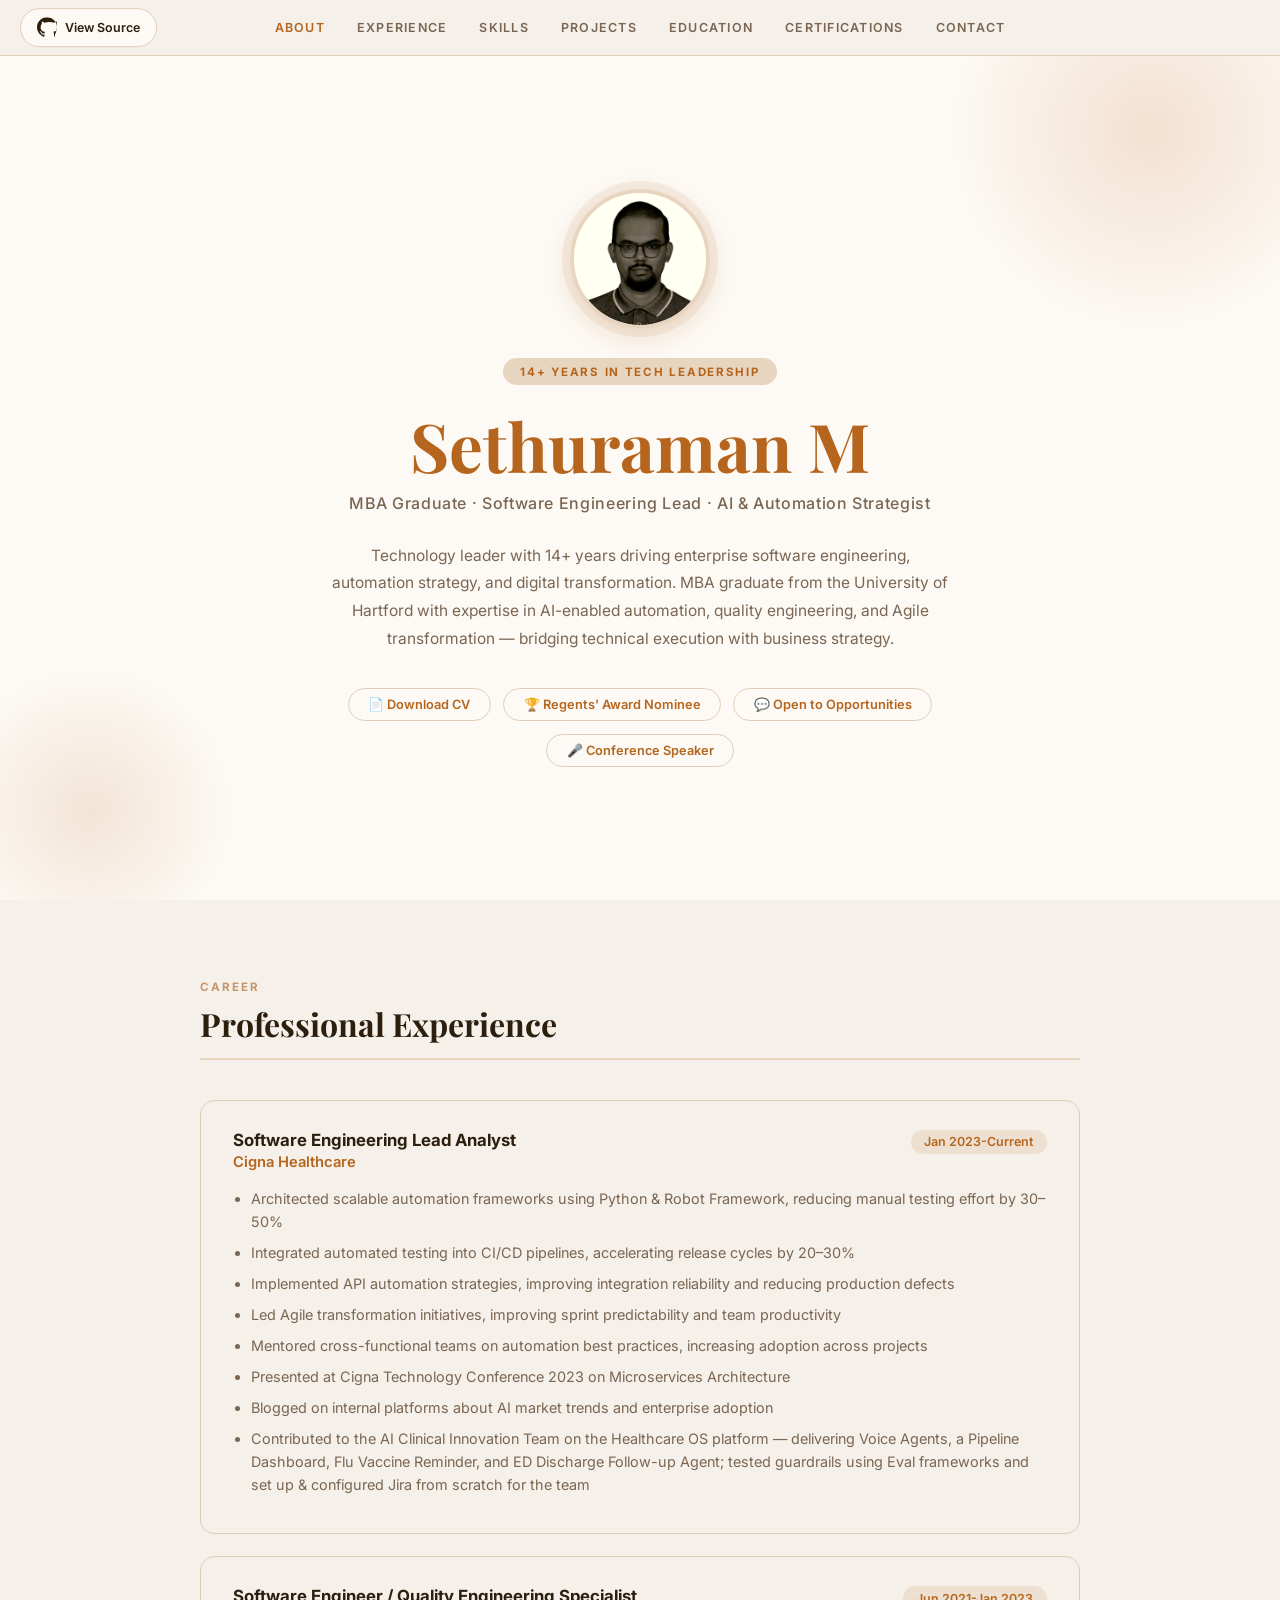
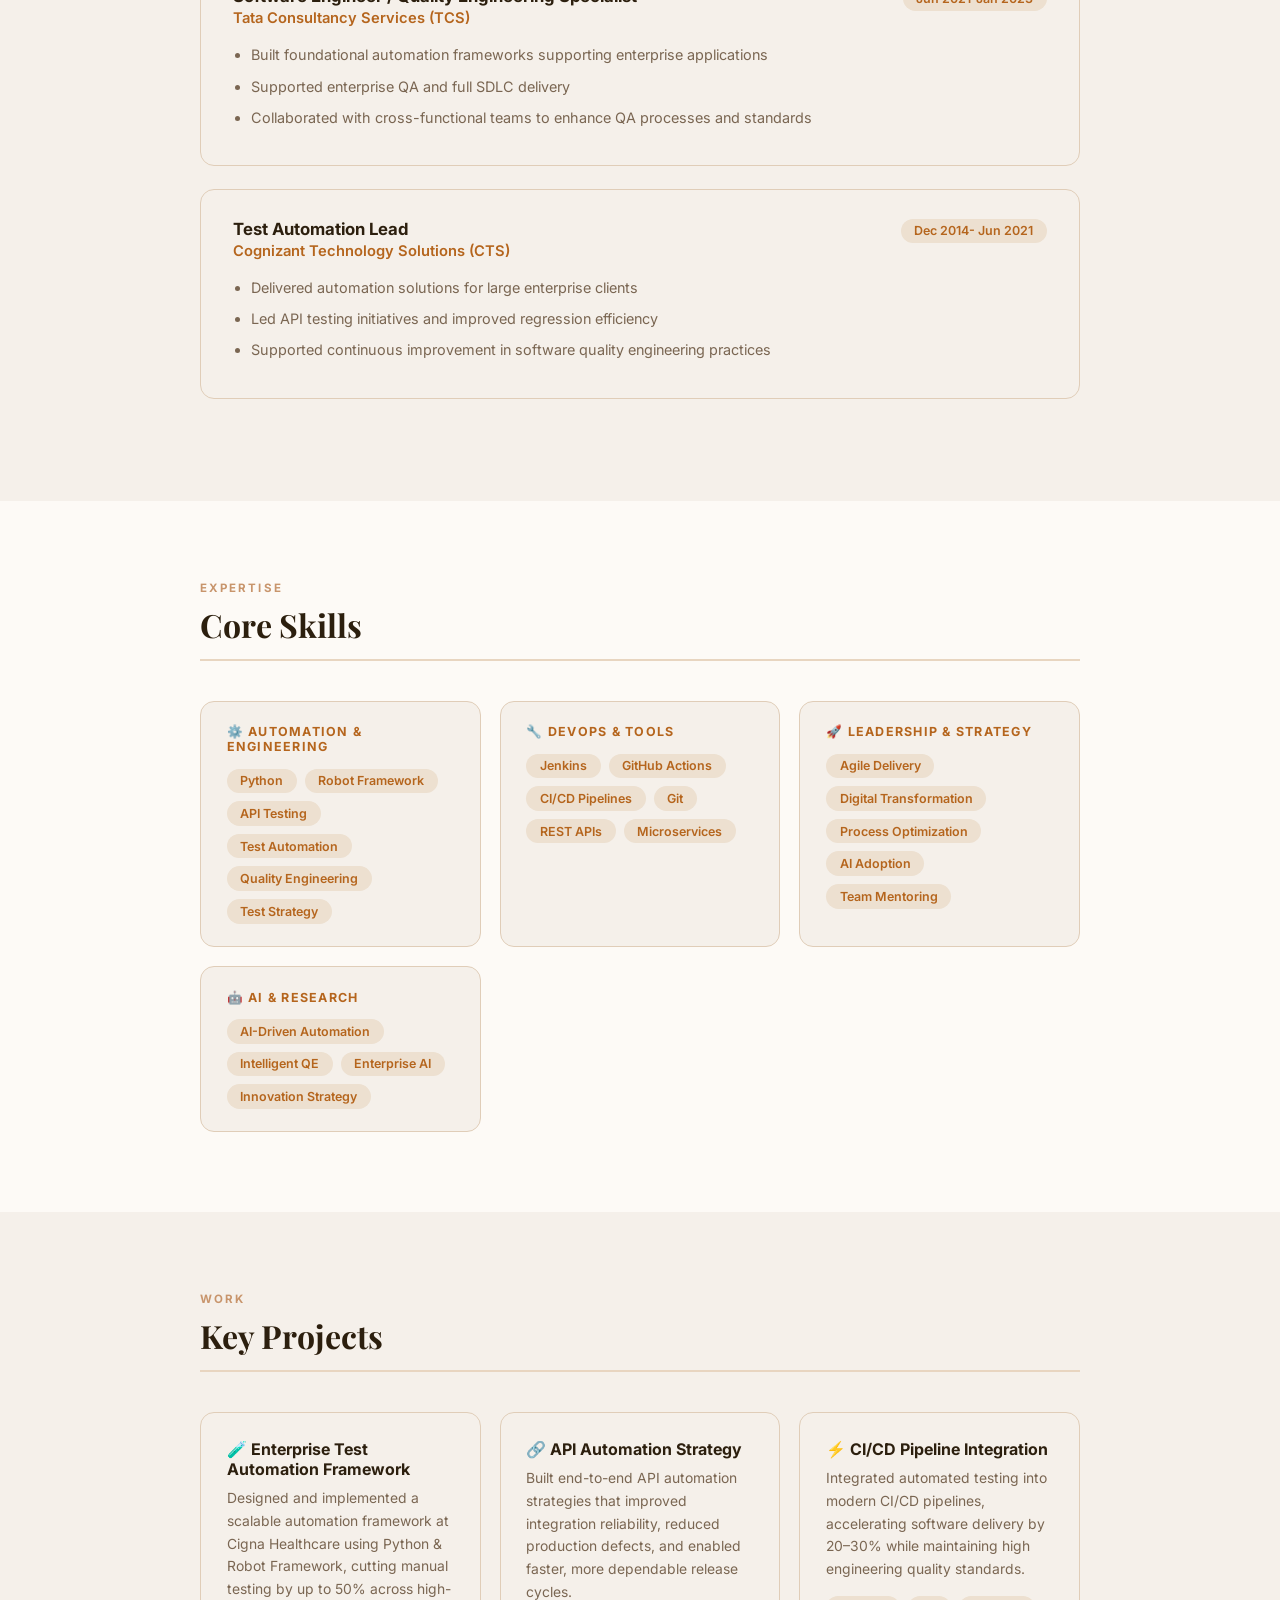
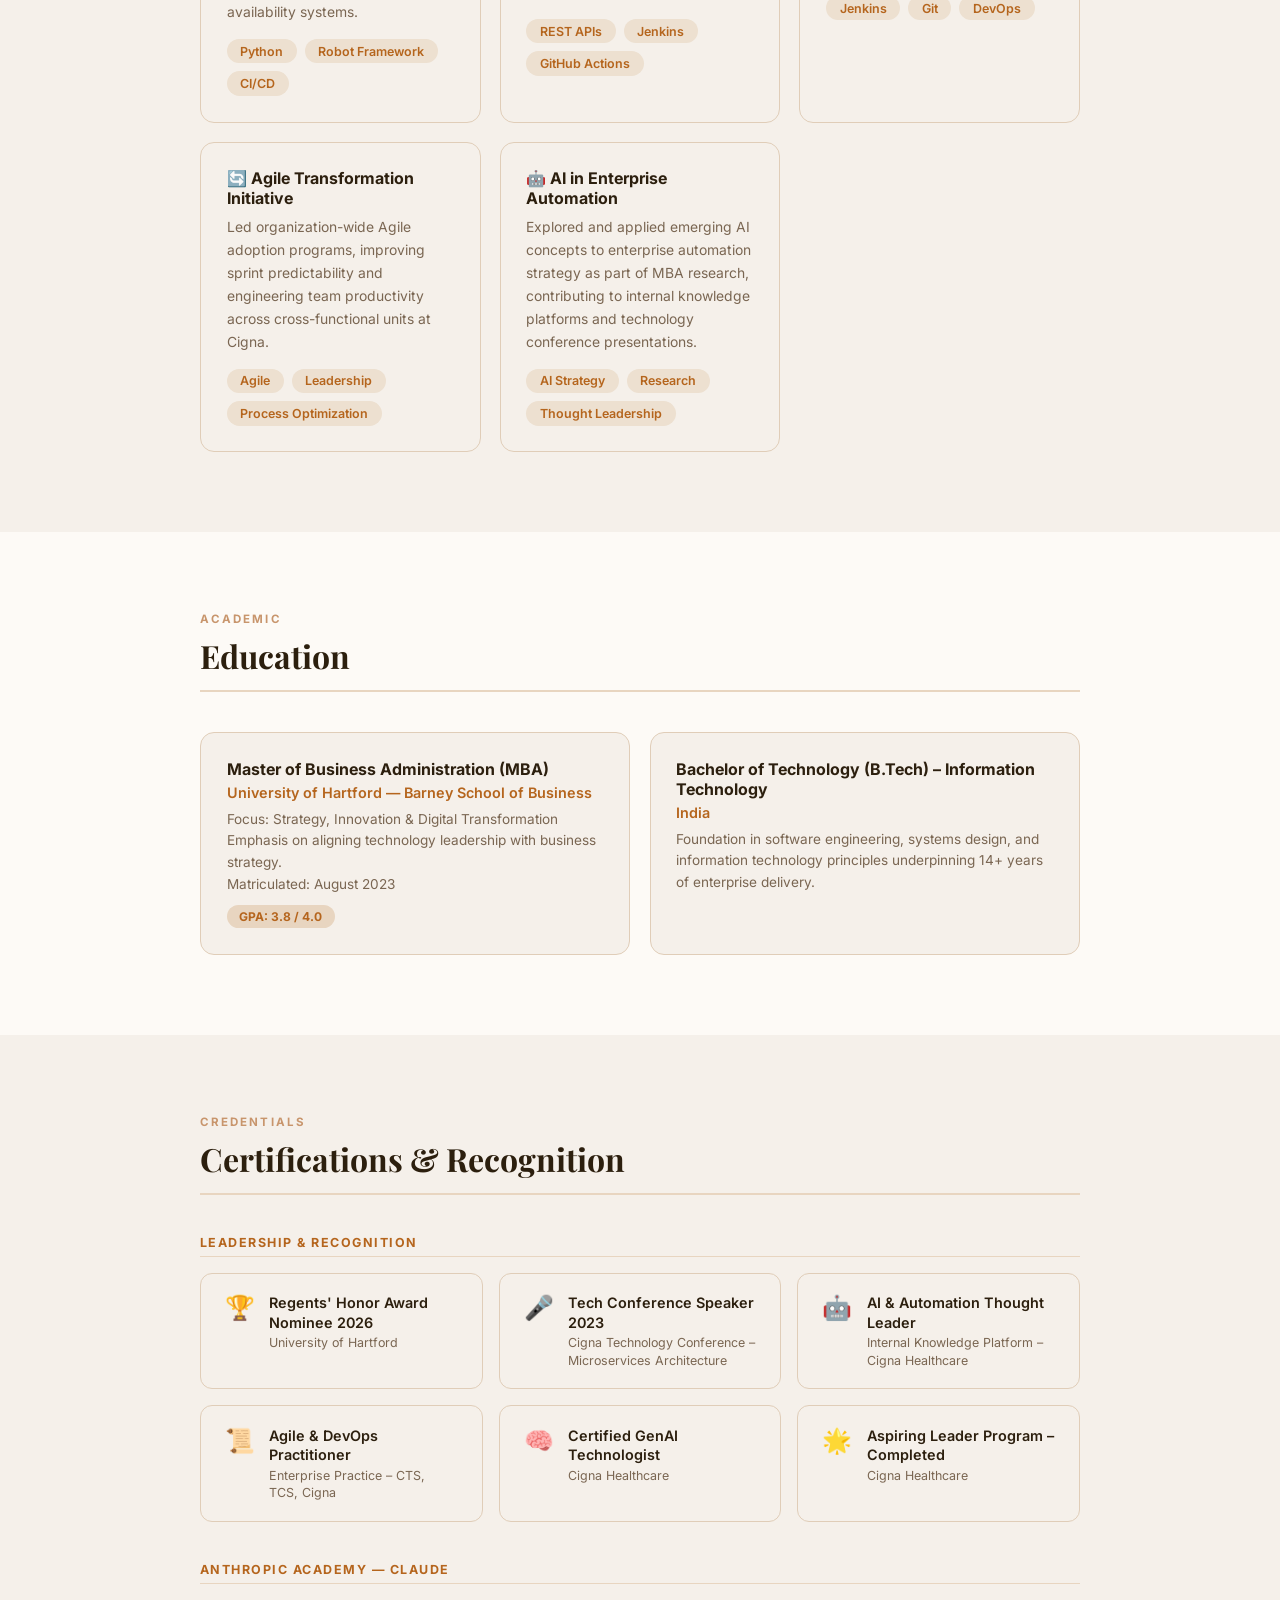
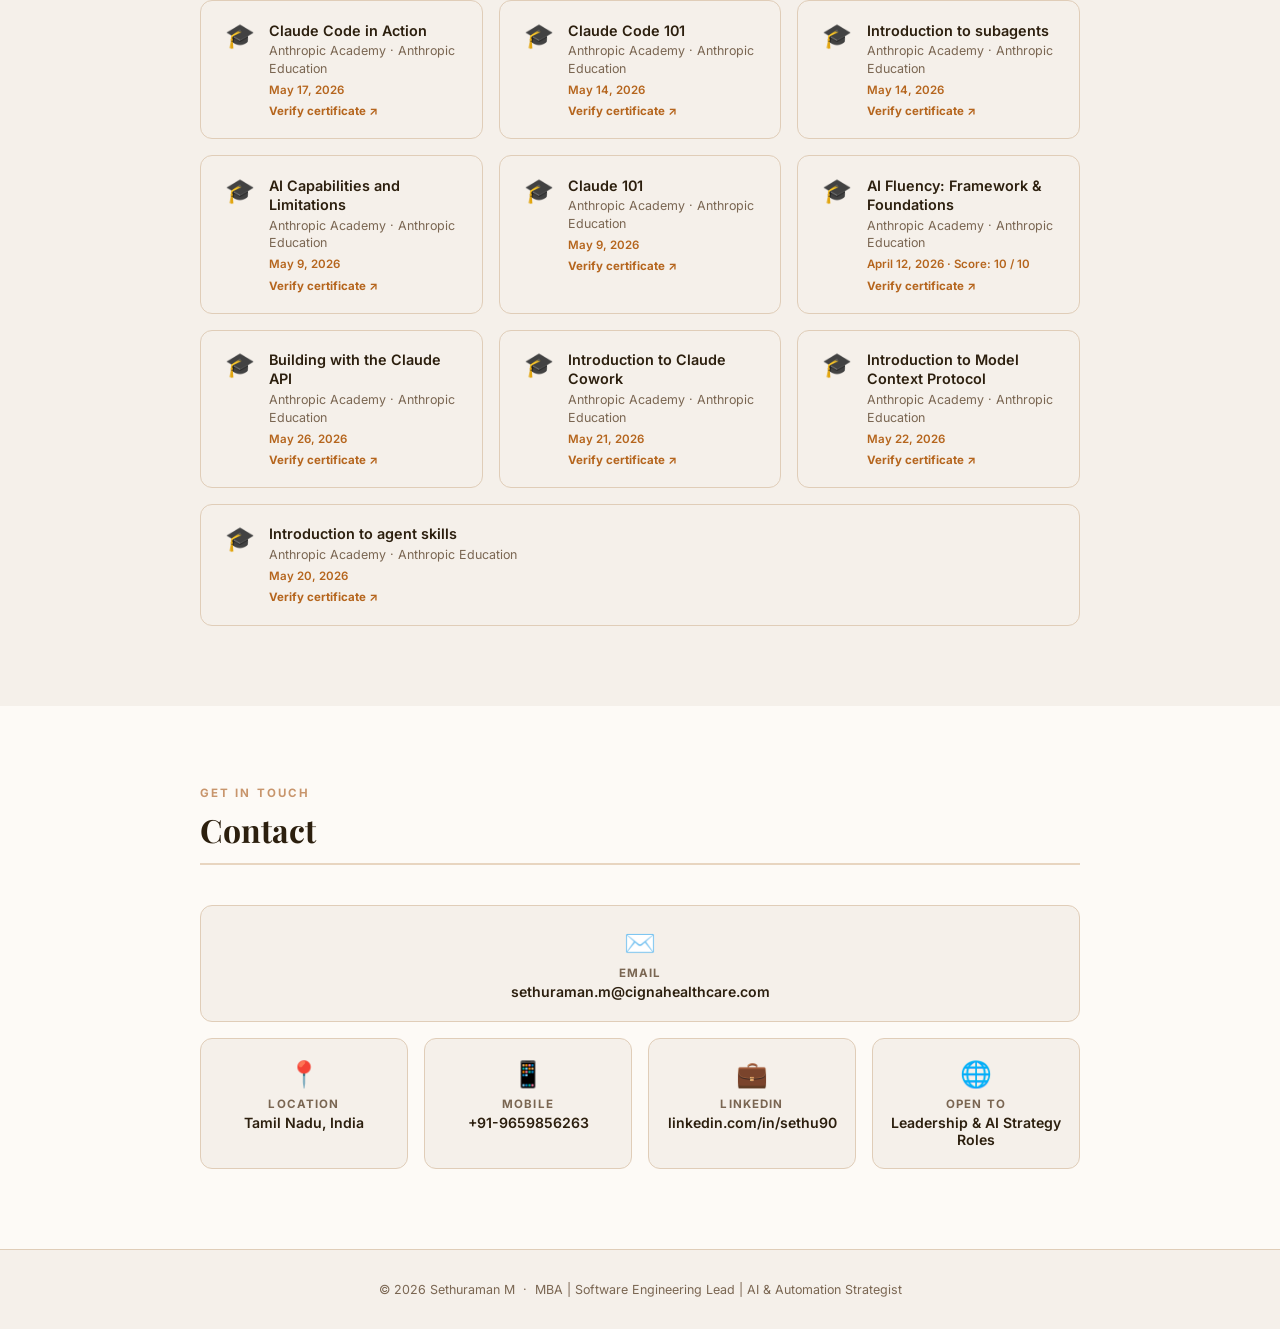
<file: index.html>
<!DOCTYPE html>
<html lang="en">
<head>
  <meta charset="UTF-8" />
  <meta name="viewport" content="width=device-width, initial-scale=1.0" />

  <!-- Primary SEO -->
  <title>Sethuraman M | Software Engineering Lead & AI Automation Strategist</title>
  <meta name="description" content="Sethuraman M – 14+ years in software engineering leadership, AI-driven automation, and digital transformation. MBA graduate. Open to leadership & AI strategy roles." />
  <meta name="keywords" content="Sethuraman M, Software Engineering Lead, AI Automation, Test Automation, Python, Robot Framework, Agile, DevOps, CI/CD, MBA, Cigna, Quality Engineering" />
  <meta name="author" content="Sethuraman M" />
  <meta name="robots" content="index, follow" />
  <link rel="canonical" href="https://sethuramanai.github.io/" />

  <!-- Open Graph -->
  <meta property="og:type"        content="profile" />
  <meta property="og:title"       content="Sethuraman M | Software Engineering Lead & AI Automation Strategist" />
  <meta property="og:description" content="14+ years in software engineering leadership, AI automation, and digital transformation. MBA graduate from University of Hartford. Open to leadership & AI strategy roles." />
  <meta property="og:url"         content="https://sethuramanai.github.io/" />
  <meta property="og:site_name"   content="Sethuraman M – Portfolio" />
  <meta property="og:locale"      content="en_US" />
  <meta property="og:image"       content="https://sethuramanai.github.io/sethu-profile.jpg" />
  <meta property="og:image:width"  content="600" />
  <meta property="og:image:height" content="600" />
  <meta property="og:image:alt"   content="Sethuraman M – Software Engineering Lead & AI Automation Strategist" />
  <meta property="profile:first_name" content="Sethuraman" />
  <meta property="profile:last_name"  content="M" />

  <!-- Twitter Card -->
  <meta name="twitter:card"        content="summary" />
  <meta name="twitter:title"       content="Sethuraman M | Software Engineering Lead & AI Automation Strategist" />
  <meta name="twitter:description" content="14+ years in software engineering leadership, AI automation, and digital transformation. Open to leadership & AI strategy roles." />
  <meta name="twitter:image"       content="https://sethuramanai.github.io/sethu-profile.jpg" />

  <!-- JSON-LD Structured Data -->
  <script type="application/ld+json">
  {
    "@context": "https://schema.org",
    "@type": "Person",
    "name": "Sethuraman M",
    "url": "https://sethuramanai.github.io/",
    "image": "https://sethuramanai.github.io/sethu-profile.jpg",
    "jobTitle": "Software Engineering Lead Analyst",
    "description": "Technology leader with 14+ years in enterprise software engineering, AI-driven automation, and digital transformation. MBA graduate from University of Hartford.",
    "email": "mailto:sethuraman.m@cignahealthcare.com",
    "telephone": "+91-9659856263",
    "address": { "@type": "PostalAddress", "addressRegion": "Tamil Nadu", "addressCountry": "IN" },
    "sameAs": [
      "https://www.linkedin.com/in/sethu90",
      "https://github.com/sethuramanai"
    ],
    "alumniOf": [{ "@type": "CollegeOrUniversity", "name": "University of Hartford – Barney School of Business" }],
    "knowsAbout": ["Software Engineering","AI Automation","Test Automation","Python","Robot Framework","CI/CD","Agile Transformation","Digital Transformation","Quality Engineering"],
    "worksFor": { "@type": "Organization", "name": "Cigna Healthcare" },
    "award": "Regents' Honor Award Nominee 2026 – University of Hartford"
  }
  </script>

  <link rel="stylesheet" href="style.css" />
</head>
<body>

  <!-- NAV -->
  <nav id="navbar"></nav>

  <!-- HERO -->
  <section class="hero" id="about">
    <div class="hero-inner">
      <div class="hero-photo-wrap">
        <img src="sethu-profile-circle.png" alt="Sethuraman M" class="hero-photo" />
      </div>
      <div class="hero-badge" id="hero-badge"></div>
      <h1><span id="hero-name-first"></span><span id="hero-name-last"></span></h1>
      <p class="hero-title" id="hero-title"></p>
      <p class="hero-summary" id="hero-summary"></p>
      <div class="hero-contacts" id="hero-contacts"></div>
    </div>
  </section>

  <!-- EXPERIENCE -->
  <section id="experience">
    <div class="section-inner">
      <p class="section-label reveal">Career</p>
      <h2 class="section-title reveal">Professional Experience</h2>
      <div id="exp-list"></div>
    </div>
  </section>

  <!-- SKILLS -->
  <section id="skills">
    <div class="section-inner">
      <p class="section-label reveal">Expertise</p>
      <h2 class="section-title reveal">Core Skills</h2>
      <div class="skills-grid" id="skills-grid"></div>
    </div>
  </section>

  <!-- PROJECTS -->
  <section id="projects">
    <div class="section-inner">
      <p class="section-label reveal">Work</p>
      <h2 class="section-title reveal">Key Projects</h2>
      <div class="projects-grid" id="projects-grid"></div>
    </div>
  </section>

  <!-- EDUCATION -->
  <section id="education">
    <div class="section-inner">
      <p class="section-label reveal">Academic</p>
      <h2 class="section-title reveal">Education</h2>
      <div class="edu-cards" id="edu-list"></div>
    </div>
  </section>

  <!-- CERTIFICATIONS -->
  <section id="certifications">
    <div class="section-inner">
      <p class="section-label reveal">Credentials</p>
      <h2 class="section-title reveal">Certifications & Recognition</h2>
      <div id="certs-container"></div>
    </div>
  </section>

  <!-- CONTACT -->
  <section id="contact">
    <div class="section-inner">
      <p class="section-label reveal">Get In Touch</p>
      <h2 class="section-title reveal">Contact</h2>
      <div class="contact-grid" id="contact-grid"></div>
    </div>
  </section>

  <!-- FOOTER -->
  <footer>
    <p id="footer-text"></p>
  </footer>

  <script src="jspdf.umd.min.js"></script>
  <script src="data.js"></script>
  <script src="main.js"></script>

</body>
</html>
</file>
<file: style.css>
/* ============================================================
   style.css — Sethuraman M Personal Site
   Based on original design
   ============================================================ */

@import url('https://fonts.googleapis.com/css2?family=Playfair+Display:wght@600;700&family=Inter:wght@300;400;500;600&display=swap');

:root {
  --bg:      #f5f0ea;
  --card:    #fdfaf6;
  --accent1: #b5651d;
  --accent2: #c8956c;
  --accent3: #e8d5c0;
  --text:    #2c1f0e;
  --muted:   #7a6652;
  --border:  #e0cdb8;
  --tag:     #ede0d0;
  --nav-height: 3.5rem;
}

* { margin: 0; padding: 0; box-sizing: border-box; }

body {
  font-family: 'Inter', sans-serif;
  background: var(--bg);
  color: var(--text);
  min-height: 100vh;
  overflow-x: hidden;
}

/* NAV */
nav {
  position: fixed; top: 0; left: 0; right: 0; z-index: 100;
  background: rgba(245,240,234,0.96);
  backdrop-filter: blur(10px);
  border-bottom: 1px solid var(--border);
  display: flex; align-items: center; justify-content: center;
  min-height: var(--nav-height);
  padding: 0.65rem 1.5rem;
}
.nav-header {
  display: contents;
}
.nav-links {
  display: flex; flex-wrap: wrap; justify-content: center; align-items: center;
  gap: 1.25rem 2rem;
  max-width: 100%;
}
.nav-links a {
  text-decoration: none; color: var(--muted);
  font-size: 0.78rem; font-weight: 600; letter-spacing: 0.1em;
  text-transform: uppercase; transition: color 0.2s;
  white-space: nowrap;
}
.nav-links a:hover, .nav-links a.active { color: var(--accent1); }
.nav-github {
  position: absolute;
  left: 1.25rem;
  top: 50%;
  transform: translateY(-50%);
  text-transform: none;
  letter-spacing: 0;
  z-index: 2;
}
.nav-github:hover { transform: translateY(calc(-50% - 2px)); }
.nav-toggle {
  display: none;
  align-items: center;
  justify-content: center;
  width: 2.5rem;
  height: 2.5rem;
  padding: 0;
  border: 1px solid var(--border);
  border-radius: 8px;
  background: var(--card);
  color: var(--text);
  cursor: pointer;
  flex-shrink: 0;
  -webkit-appearance: none;
  appearance: none;
}
.nav-toggle-icon,
.nav-toggle-icon::before,
.nav-toggle-icon::after {
  display: block;
  width: 1.25rem;
  height: 2px;
  background-color: currentColor;
  border-radius: 1px;
  transition: transform 0.25s ease, top 0.25s ease, bottom 0.25s ease, opacity 0.25s ease;
}
.nav-toggle-icon {
  position: relative;
}
.nav-toggle-icon::before,
.nav-toggle-icon::after {
  content: '';
  position: absolute;
  left: 0;
}
.nav-toggle-icon::before { top: -7px; }
.nav-toggle-icon::after { bottom: -7px; }
nav.nav-open .nav-toggle-icon { background-color: transparent; }
nav.nav-open .nav-toggle-icon::before {
  top: 0;
  transform: rotate(45deg);
}
nav.nav-open .nav-toggle-icon::after {
  bottom: 0;
  transform: rotate(-45deg);
}
.github-repo-link {
  display: inline-flex;
  align-items: center;
  gap: 0.5rem;
  padding: 0.55rem 1rem;
  border-radius: 999px;
  border: 1px solid var(--border);
  background: var(--card);
  color: var(--text);
  text-decoration: none;
  font-size: 0.78rem;
  font-weight: 600;
  transition: color 0.2s, background 0.2s, border-color 0.2s, transform 0.2s;
}
.github-repo-link:hover {
  color: var(--accent1);
  border-color: var(--accent2);
  background: var(--accent3);
}
.github-icon { flex-shrink: 0; }

/* HERO */
.hero {
  min-height: 100vh;
  display: flex; align-items: center; justify-content: center;
  padding: calc(var(--nav-height) + 3rem) 1.25rem 3rem;
  background: linear-gradient(145deg, #f0e6d6 0%, #fdf8f2 60%, #ecddc8 100%);
  position: relative; overflow: hidden;
}
.hero::before {
  content: '';
  position: absolute; top: -80px; right: -80px;
  width: 420px; height: 420px; border-radius: 50%;
  background: radial-gradient(circle, #d4956040 0%, transparent 70%);
}
.hero::after {
  content: '';
  position: absolute; bottom: -60px; left: -60px;
  width: 300px; height: 300px; border-radius: 50%;
  background: radial-gradient(circle, #b5651d25 0%, transparent 70%);
}
.hero-inner { text-align: center; max-width: 780px; position: relative; z-index: 1; }
.hero-badge {
  display: inline-block;
  background: var(--accent3); color: var(--accent1);
  font-size: 0.72rem; font-weight: 700; letter-spacing: 0.15em;
  text-transform: uppercase; padding: 0.4rem 1.1rem; border-radius: 999px;
  margin-bottom: 1.5rem;
}
.hero h1 {
  font-family: 'Playfair Display', serif;
  font-size: clamp(2.6rem, 6vw, 4.2rem);
  color: var(--text); line-height: 1.1; margin-bottom: 0.6rem;
}
.hero h1 span { color: var(--accent1); }
.hero-title {
  font-size: 1rem; color: var(--muted); font-weight: 500;
  letter-spacing: 0.04em; margin-bottom: 1.8rem;
}
.hero-summary {
  font-size: 0.97rem; color: var(--muted); line-height: 1.8;
  max-width: 620px; margin: 0 auto 2.2rem;
}
.hero-contacts {
  display: flex; flex-wrap: wrap; gap: 0.8rem; justify-content: center;
}
.hero-contacts a,
.hero-contacts button.hero-cta {
  text-decoration: none; background: var(--card);
  border: 1px solid var(--border); color: var(--accent1);
  padding: 0.5rem 1.2rem; border-radius: 999px;
  font-size: 0.8rem; font-weight: 600;
  font-family: inherit;
  cursor: pointer;
  transition: background 0.2s, transform 0.2s;
}
.hero-contacts button.hero-cta { -webkit-appearance: none; appearance: none; }
.hero-contacts a:hover,
.hero-contacts button.hero-cta:hover { background: var(--accent3); transform: translateY(-2px); }
.hero-contacts button.hero-cta:disabled {
  opacity: 0.8;
  cursor: wait;
  transform: none;
}

/* SECTIONS */
section { padding: 5rem 2rem; scroll-margin-top: 5rem; }
section:nth-child(even) { background: var(--card); }
.section-inner { max-width: 880px; margin: 0 auto; }
.section-label {
  font-size: 0.72rem; font-weight: 700; letter-spacing: 0.18em;
  text-transform: uppercase; color: var(--accent2); margin-bottom: 0.5rem;
}
.section-title {
  font-family: 'Playfair Display', serif;
  font-size: 2rem; color: var(--text); margin-bottom: 2.5rem;
  padding-bottom: 0.8rem;
  border-bottom: 2px solid var(--accent3);
}

/* EXPERIENCE */
.exp-card {
  background: var(--bg); border: 1px solid var(--border);
  border-radius: 14px; padding: 1.8rem 2rem; margin-bottom: 1.4rem;
  position: relative; transition: box-shadow 0.2s, transform 0.2s;
}
.exp-card:hover { box-shadow: 0 8px 30px #b5651d15; transform: translateY(-3px); }
.exp-top { display: flex; justify-content: space-between; align-items: flex-start; flex-wrap: wrap; gap: 0.5rem; }
.exp-role { font-weight: 700; font-size: 1.05rem; color: var(--text); }
.exp-company { color: var(--accent1); font-weight: 600; font-size: 0.92rem; margin-top: 0.2rem; }
.exp-list { margin-top: 1rem; padding-left: 1.1rem; }
.exp-list li { font-size: 0.9rem; color: var(--muted); margin-bottom: 0.5rem; line-height: 1.6; }
.exp-list li strong { color: var(--accent1); }

/* SKILLS */
.skills-grid { display: grid; grid-template-columns: repeat(auto-fit, minmax(220px,1fr)); gap: 1.2rem; }
.skill-group {
  background: var(--bg); border: 1px solid var(--border);
  border-radius: 14px; padding: 1.4rem 1.6rem;
  transition: box-shadow 0.2s;
}
.skill-group:hover { box-shadow: 0 6px 24px #b5651d12; }
.skill-group-title {
  font-size: 0.78rem; font-weight: 700; text-transform: uppercase;
  letter-spacing: 0.1em; color: var(--accent1); margin-bottom: 0.9rem;
}

/* TAGS */
.tags { display: flex; flex-wrap: wrap; gap: 0.5rem; }
.tag {
  background: var(--tag); color: var(--accent1);
  font-size: 0.78rem; font-weight: 600; padding: 0.3rem 0.85rem;
  border-radius: 999px;
}

/* PROJECTS */
.projects-grid { display: grid; grid-template-columns: repeat(auto-fit, minmax(260px,1fr)); gap: 1.2rem; }
.proj-card {
  background: var(--bg); border: 1px solid var(--border);
  border-radius: 14px; padding: 1.6rem;
  transition: box-shadow 0.2s, transform 0.2s;
}
.proj-card:hover { box-shadow: 0 8px 28px #b5651d15; transform: translateY(-3px); }
.proj-title { font-weight: 700; font-size: 1rem; color: var(--text); margin-bottom: 0.5rem; }
.proj-desc { font-size: 0.87rem; color: var(--muted); line-height: 1.65; margin-bottom: 0.9rem; }

/* EDUCATION */
.edu-cards { display: grid; grid-template-columns: repeat(auto-fit, minmax(280px,1fr)); gap: 1.2rem; }
.edu-card {
  background: var(--bg); border: 1px solid var(--border);
  border-radius: 14px; padding: 1.6rem;
}
.edu-degree { font-weight: 700; font-size: 1rem; color: var(--text); margin-bottom: 0.3rem; }
.edu-school { color: var(--accent1); font-weight: 600; font-size: 0.9rem; margin-bottom: 0.5rem; }
.edu-detail { font-size: 0.85rem; color: var(--muted); line-height: 1.6; }
.gpa-badge {
  display: inline-block; margin-top: 0.6rem;
  background: var(--accent3); color: var(--accent1);
  font-size: 0.75rem; font-weight: 700; padding: 0.25rem 0.8rem; border-radius: 999px;
}

/* CERTIFICATIONS */
.cert-group { margin-bottom: 2.5rem; }
.cert-group:last-child { margin-bottom: 0; }
.cert-group-title {
  font-size: 0.78rem; font-weight: 700; letter-spacing: 0.12em;
  text-transform: uppercase; color: var(--accent1);
  margin-bottom: 1rem; padding-bottom: 0.4rem;
  border-bottom: 1px solid var(--accent3);
}
.cert-list { display: flex; flex-wrap: wrap; gap: 1rem; }
.cert-card {
  background: var(--bg); border: 1px solid var(--border);
  border-radius: 12px; padding: 1.2rem 1.5rem;
  display: flex; align-items: flex-start; gap: 0.9rem;
  transition: box-shadow 0.2s, border-color 0.2s, transform 0.2s;
  text-decoration: none; color: inherit;
  flex: 1 1 280px; max-width: 100%;
}
a.cert-card:hover {
  box-shadow: 0 4px 20px #b5651d15;
  border-color: var(--accent2);
  transform: translateY(-2px);
  color: var(--accent1);
}
.cert-card--progress {
  border-style: dashed;
  background: var(--card);
}
.cert-card--progress:hover { transform: none; }
.cert-icon { font-size: 1.5rem; flex-shrink: 0; }
.cert-body { min-width: 0; text-align: left; }
.cert-name { font-weight: 600; font-size: 0.9rem; color: var(--text); line-height: 1.35; }
.cert-issuer { font-size: 0.78rem; color: var(--muted); margin-top: 0.15rem; line-height: 1.4; }
.cert-meta { font-size: 0.72rem; color: var(--accent1); margin-top: 0.35rem; font-weight: 600; }
.cert-verify {
  display: inline-block; margin-top: 0.45rem;
  font-size: 0.72rem; font-weight: 700; color: var(--accent1);
}
a.cert-card:hover .cert-verify { text-decoration: underline; }

/* CONTACT */
.contact-grid { display: flex; flex-direction: column; gap: 1rem; }
.contact-item {
  background: var(--bg); border: 1px solid var(--border);
  border-radius: 12px; padding: 1.3rem 1.5rem; text-align: center;
  text-decoration: none; color: var(--text);
  transition: box-shadow 0.2s, transform 0.2s; display: block;
}
.contact-item:hover { box-shadow: 0 6px 22px #b5651d18; transform: translateY(-3px); color: var(--accent1); }
.contact-icon { font-size: 1.6rem; margin-bottom: 0.5rem; }
.contact-label {
  font-size: 0.72rem; font-weight: 700; text-transform: uppercase;
  letter-spacing: 0.1em; color: var(--muted); margin-bottom: 0.2rem;
}
.contact-value { font-size: 0.88rem; font-weight: 600; }
.contact-row {
  display: grid;
  grid-template-columns: repeat(4, minmax(0, 1fr));
  gap: 1rem;
}
.contact-row .contact-item { padding: 1.2rem 0.5rem; min-width: 0; }
.contact-row .contact-value { font-size: clamp(0.68rem, 1.5vw, 0.88rem); }
.contact-item-email .contact-value {
  font-size: clamp(0.75rem, 2.5vw, 0.88rem);
  word-break: break-word;
}

/* FOOTER */
footer {
  text-align: center; padding: 2rem;
  font-size: 0.78rem; color: var(--muted);
  border-top: 1px solid var(--border);
  background: var(--bg);
}

/* SCROLL ANIMATION */
.reveal { opacity: 0; transform: translateY(24px); transition: opacity 0.6s ease, transform 0.6s ease; }
.reveal.visible { opacity: 1; transform: none; }

/* RESPONSIVE */
@media (max-width: 1024px) {
  .nav-links { gap: 1rem 1.25rem; }
  .nav-links a { font-size: 0.72rem; }
  section { padding: 4rem 1.5rem; }
  .section-title { font-size: 1.75rem; }
}

@media (max-width: 900px) {
  :root { --nav-height: auto; }
  section[id] { scroll-margin-top: 4.5rem; }

  nav {
    flex-direction: column;
    align-items: stretch;
    padding: 0.65rem 1rem 0;
  }
  .nav-header {
    display: flex;
    align-items: center;
    justify-content: space-between;
    gap: 0.75rem;
    width: 100%;
    padding-bottom: 0.65rem;
  }
  .nav-github {
    position: static;
    transform: none;
    max-width: calc(100% - 3rem);
  }
  .nav-github:hover { transform: translateY(-2px); }
  .nav-github .github-repo-text {
    overflow: hidden;
    text-overflow: ellipsis;
    white-space: nowrap;
  }
  .nav-toggle { display: flex; }
  .nav-links {
    display: none;
    flex-direction: column;
    align-items: stretch;
    gap: 0;
    width: 100%;
    padding-bottom: 0.5rem;
    border-top: 1px solid var(--border);
  }
  nav.nav-open .nav-links { display: flex; }
  .nav-links a {
    padding: 0.85rem 0.5rem;
    font-size: 0.8rem;
    letter-spacing: 0.08em;
    border-bottom: 1px solid var(--border);
    white-space: normal;
    text-align: center;
  }
  .nav-links a:last-child { border-bottom: none; }

  .hero { padding: calc(4.5rem + 1rem) 1rem 2.5rem; min-height: auto; }
  .hero-title { font-size: 0.92rem; }
  .hero-summary { font-size: 0.9rem; }
  .hero-contacts a,
  .hero-contacts button.hero-cta { font-size: 0.75rem; padding: 0.45rem 0.9rem; }

  .section-title { font-size: 1.55rem; margin-bottom: 2rem; }
  .exp-card { padding: 1.25rem 1.1rem; }
  .exp-top { flex-direction: column; align-items: flex-start; }
  .cert-card { width: 100%; }

  .contact-row {
    grid-template-columns: repeat(2, minmax(0, 1fr));
  }
}

@media (max-width: 480px) {
  .nav-github .github-repo-text { display: none; }
  .nav-github { padding: 0.45rem 0.55rem; }

  .hero h1 { font-size: clamp(2rem, 10vw, 2.6rem); }
  .hero-contacts { flex-direction: column; align-items: center; }
  .hero-contacts a,
  .hero-contacts button.hero-cta { width: 100%; max-width: 280px; text-align: center; }

  section { padding: 3rem 1rem; }
  .section-inner { width: 100%; }
  .skills-grid,
  .projects-grid,
  .edu-cards { grid-template-columns: 1fr; }

  .contact-row { grid-template-columns: 1fr; }
  .contact-row .contact-item { padding: 1.1rem 1rem; }
  .contact-item-email .contact-value { font-size: 0.8rem; }

  footer { padding: 1.5rem 1rem; font-size: 0.72rem; }
}

@media print {
  nav, button#downloadBtn { display: none !important; }
  body { background: white; }
  .reveal { opacity: 1 !important; transform: none !important; }
  section { padding: 2rem 1rem; }
  .exp-card, .skill-group, .proj-card, .edu-card, .cert-card, .contact-item {
    break-inside: avoid; box-shadow: none !important;
  }
}

/* HERO PHOTO */
.hero-photo-wrap { margin-bottom: 1.6rem; }
.hero-photo {
  width: clamp(110px, 28vw, 140px);
  height: clamp(110px, 28vw, 140px);
  border-radius: 50%;
  object-fit: cover;
  border: 4px solid var(--accent3);
  box-shadow: 0 8px 32px rgba(181, 101, 29, 0.2), 0 0 0 8px rgba(181, 101, 29, 0.08);
  transition: transform 0.3s ease, box-shadow 0.3s ease;
}
.hero-photo:hover {
  transform: scale(1.04);
  box-shadow: 0 12px 40px rgba(181, 101, 29, 0.3), 0 0 0 10px rgba(181, 101, 29, 0.1);
}
</file>
